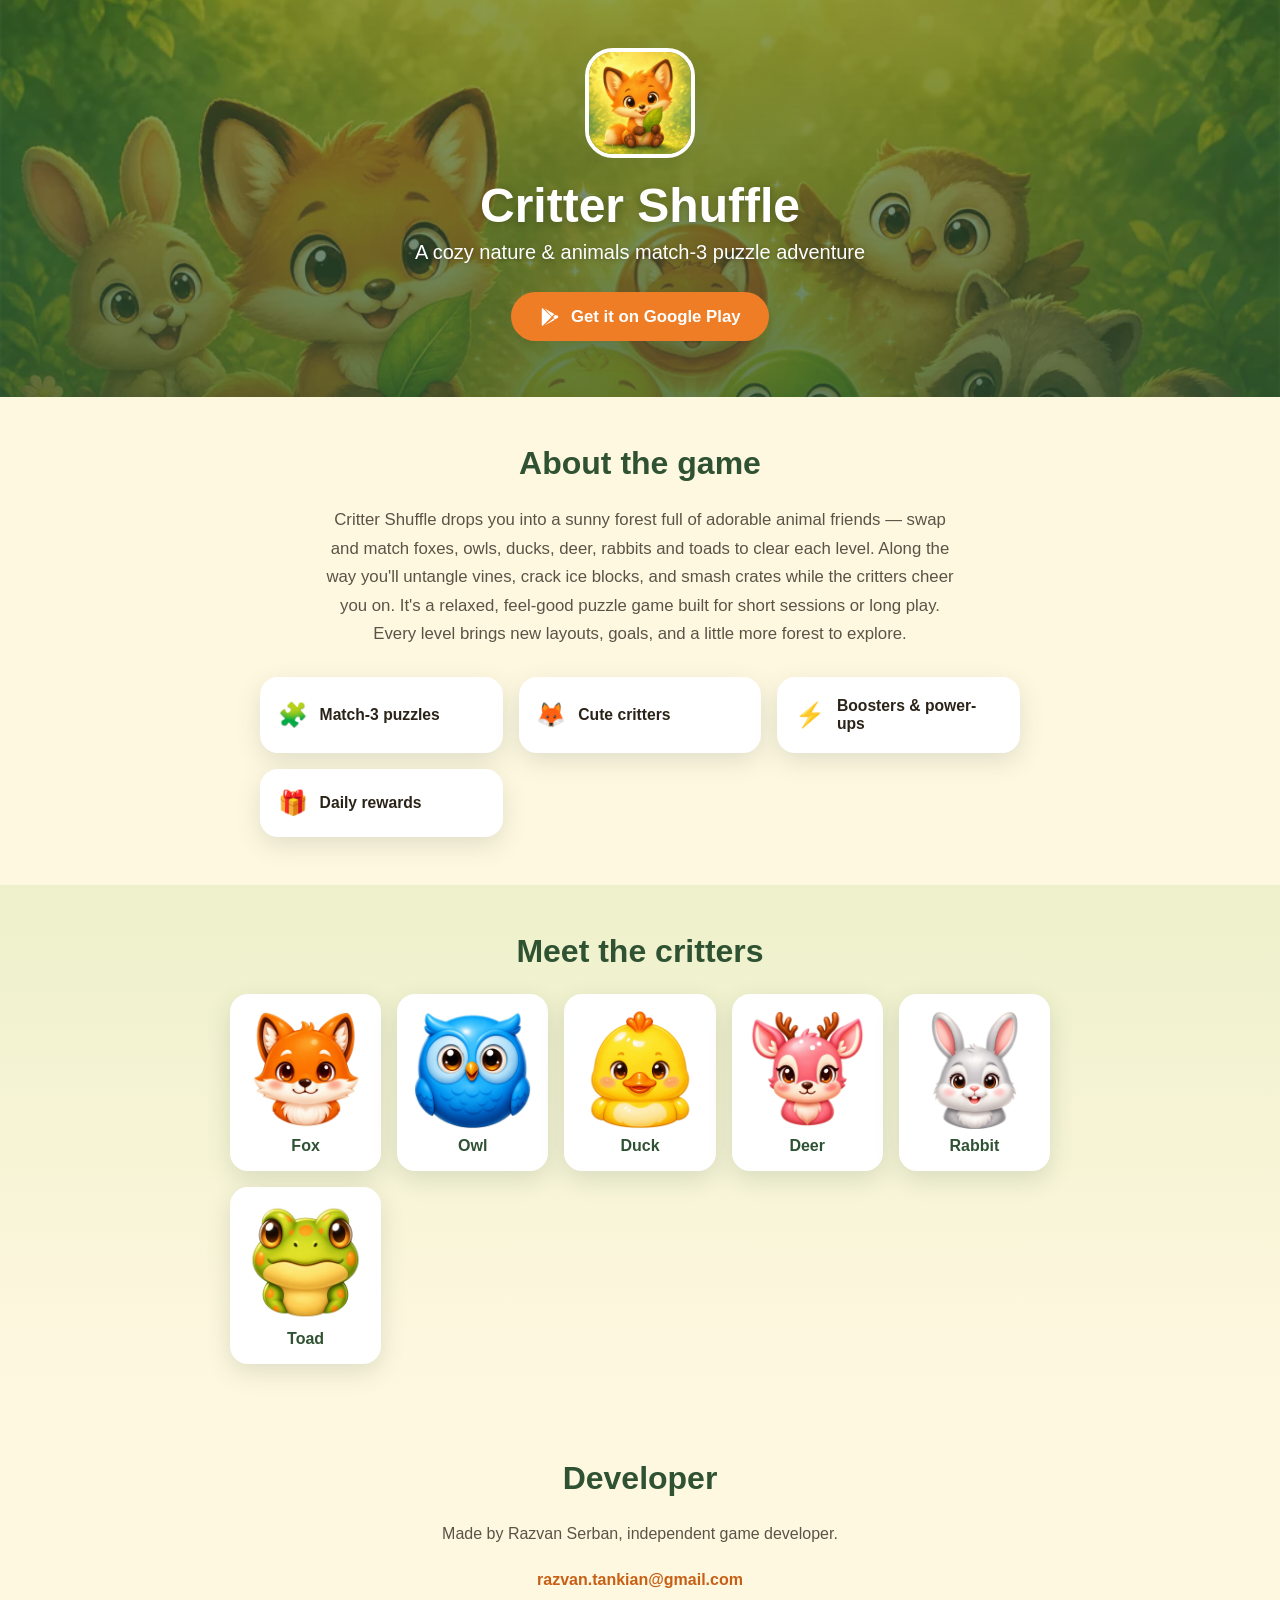
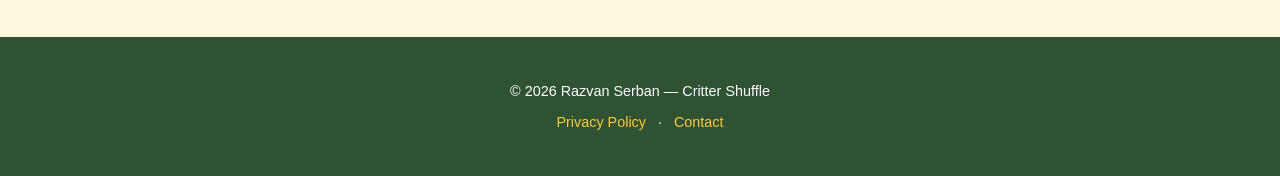
<file: index.html>
<!DOCTYPE html>
<html lang="en">
<head>
<meta charset="UTF-8">
<meta name="viewport" content="width=device-width, initial-scale=1">
<title>Critter Shuffle &mdash; a cozy match-3 puzzle game</title>
<meta name="description" content="Critter Shuffle is a cute nature and animals match-3 puzzle game. Match critters, pop obstacles, use boosters, and collect daily rewards. Free on Google Play.">

<meta property="og:title" content="Critter Shuffle">
<meta property="og:description" content="A cute nature and animals match-3 puzzle game. Match critters, pop obstacles, use boosters, and collect daily rewards.">
<meta property="og:image" content="https://razvanbarbosul.github.io/images/hero.webp">
<meta property="og:type" content="website">
<meta property="og:url" content="https://razvanbarbosul.github.io/">

<link rel="icon" href="images/icon.webp" type="image/webp">
<link rel="apple-touch-icon" href="images/icon.png">
<link rel="stylesheet" href="styles.css">
</head>
<body>

<header class="hero">
  <div class="container">
    <img class="hero-icon" src="images/icon.webp" alt="Critter Shuffle app icon" width="110" height="110">
    <h1>Critter Shuffle</h1>
    <p class="tagline">A cozy nature &amp; animals match-3 puzzle adventure</p>
    <a class="btn-play" href="https://play.google.com/store/apps/details?id=com.rserban.crittershuffle">
      <svg viewBox="0 0 24 24" fill="currentColor" aria-hidden="true"><path d="M3 20.5V3.5c0-.6.31-1.12.78-1.43L13.69 12l-9.91 9.93c-.47-.31-.78-.83-.78-1.43zm13.81-7.59L6.05 21.34l10.76-6.1v-2.33zm3.35-3.09c.5.39.84.98.84 1.68s-.34 1.29-.84 1.68l-2.29 1.3-2.5-2.5 2.5-2.5 2.29 1.34zM6.05 2.66l10.76 6.1-2.76 2.76L6.05 2.66z"/></svg>
      Get it on Google Play
    </a>
  </div>
</header>

<section class="about">
  <div class="container">
    <h2>About the game</h2>
    <p>
      Critter Shuffle drops you into a sunny forest full of adorable animal friends &mdash; swap and
      match foxes, owls, ducks, deer, rabbits and toads to clear each level. Along the way you'll
      untangle vines, crack ice blocks, and smash crates while the critters cheer you on. It's a
      relaxed, feel-good puzzle game built for short sessions or long play. Every level brings new
      layouts, goals, and a little more forest to explore.
    </p>
    <ul class="features">
      <li><span class="emoji">🧩</span> Match-3 puzzles</li>
      <li><span class="emoji">🦊</span> Cute critters</li>
      <li><span class="emoji">⚡</span> Boosters &amp; power-ups</li>
      <li><span class="emoji">🎁</span> Daily rewards</li>
    </ul>
  </div>
</section>

<section class="gallery-section">
  <div class="container">
    <h2>Meet the critters</h2>
    <div class="gallery">
      <figure>
        <img src="images/critter-fox.webp" alt="Fox critter tile from Critter Shuffle" width="1000" height="1000" loading="lazy">
        <figcaption>Fox</figcaption>
      </figure>
      <figure>
        <img src="images/critter-owl.webp" alt="Owl critter tile from Critter Shuffle" width="1000" height="1000" loading="lazy">
        <figcaption>Owl</figcaption>
      </figure>
      <figure>
        <img src="images/critter-duck.webp" alt="Duck critter tile from Critter Shuffle" width="1000" height="1000" loading="lazy">
        <figcaption>Duck</figcaption>
      </figure>
      <figure>
        <img src="images/critter-deer.webp" alt="Deer critter tile from Critter Shuffle" width="1000" height="1000" loading="lazy">
        <figcaption>Deer</figcaption>
      </figure>
      <figure>
        <img src="images/critter-rabbit.webp" alt="Rabbit critter tile from Critter Shuffle" width="1000" height="1000" loading="lazy">
        <figcaption>Rabbit</figcaption>
      </figure>
      <figure>
        <img src="images/critter-toad.webp" alt="Toad critter tile from Critter Shuffle" width="1000" height="1000" loading="lazy">
        <figcaption>Toad</figcaption>
      </figure>
    </div>
  </div>
</section>

<section class="developer">
  <div class="container">
    <h2>Developer</h2>
    <p>Made by Razvan Serban, independent game developer.</p>
    <a class="contact-link" href="mailto:razvan.tankian@gmail.com">razvan.tankian@gmail.com</a>
  </div>
</section>

<footer>
  <div class="container">
    <p>&copy; <span id="year">2026</span> Razvan Serban &mdash; Critter Shuffle</p>
    <p class="footer-links">
      <a href="privacy.html">Privacy Policy</a>
      &middot;
      <a href="mailto:razvan.tankian@gmail.com">Contact</a>
    </p>
  </div>
</footer>

<script>document.getElementById("year").textContent = new Date().getFullYear();</script>
</body>
</html>
</file>
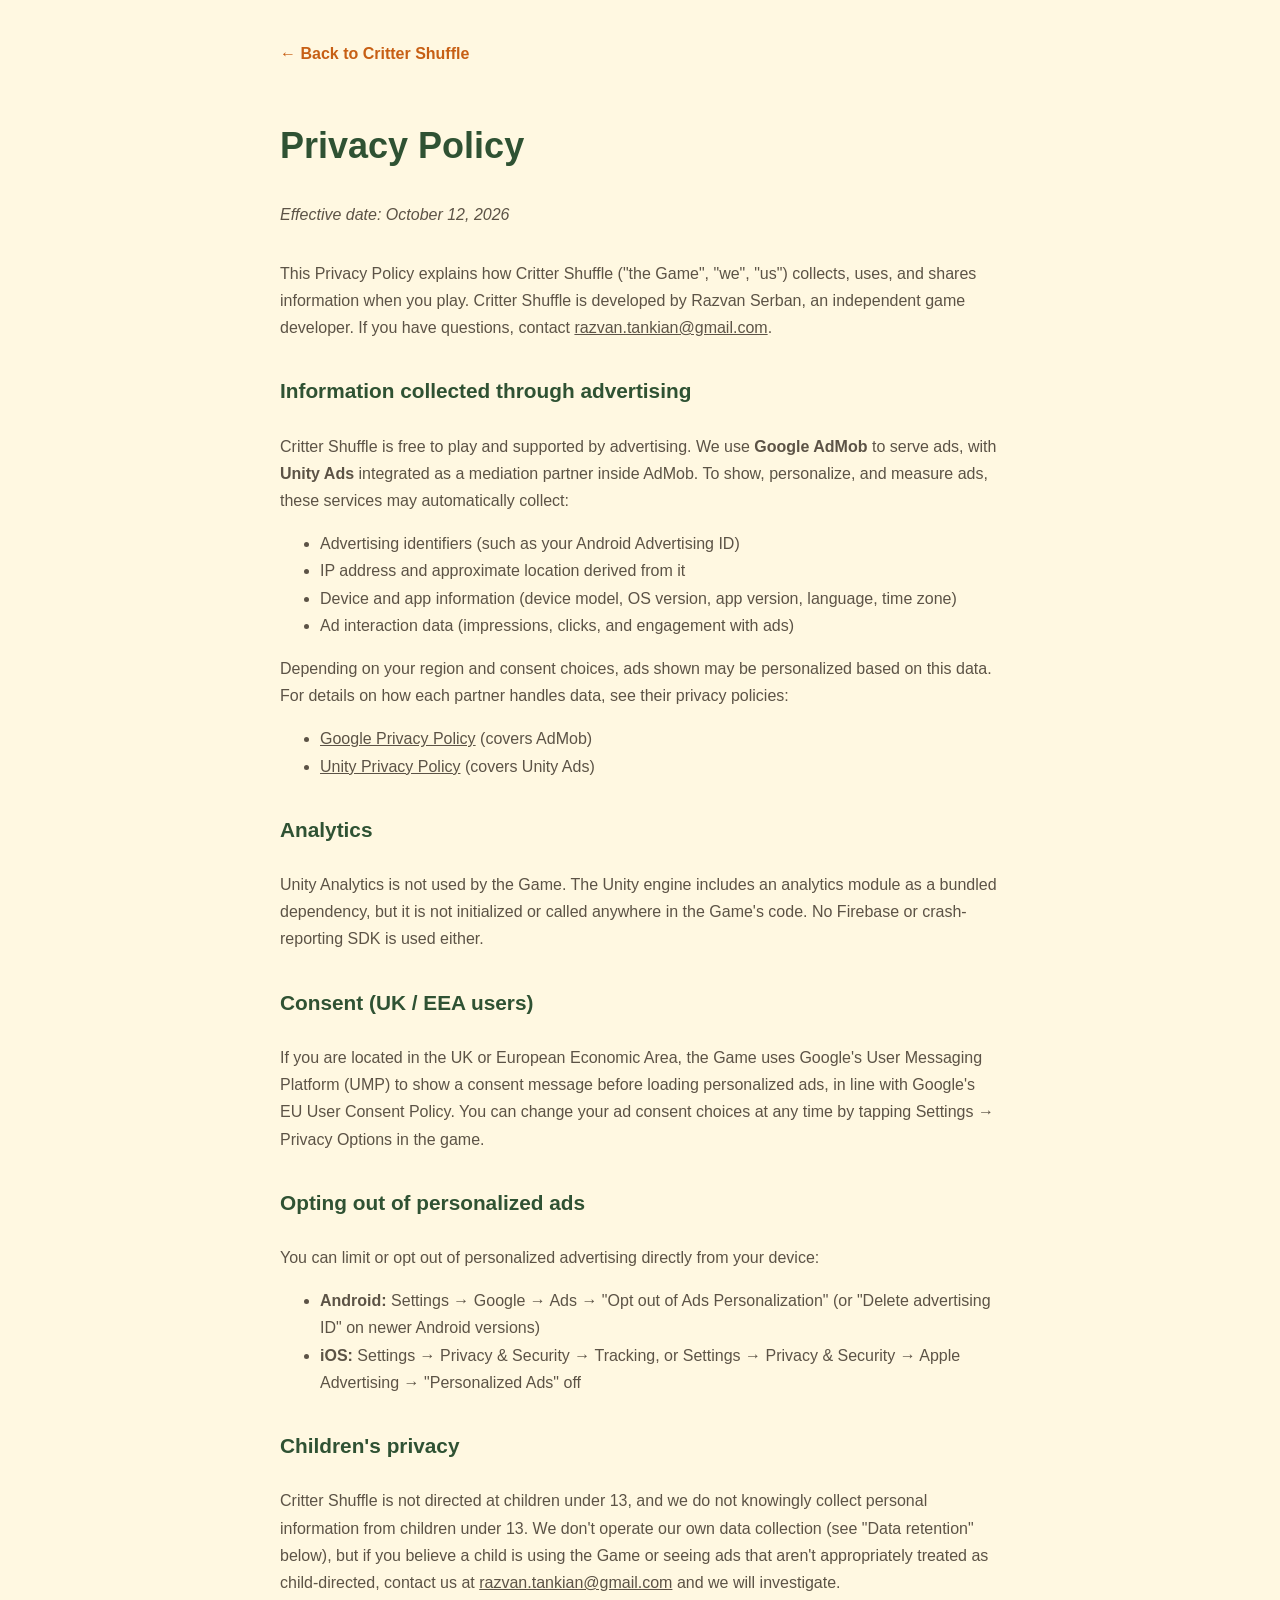
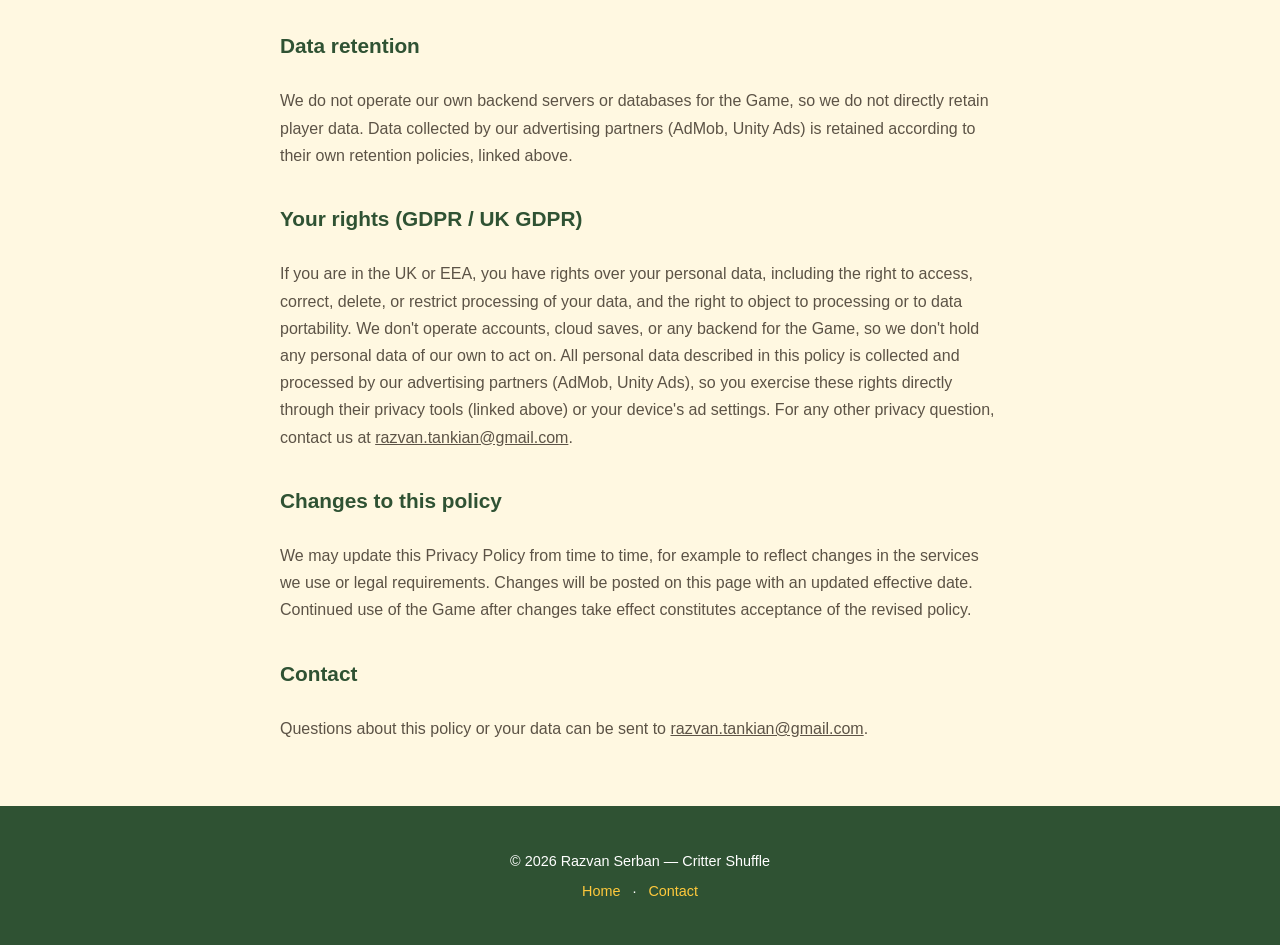
<file: privacy.html>
<!DOCTYPE html>
<html lang="en">
<head>
<meta charset="UTF-8">
<meta name="viewport" content="width=device-width, initial-scale=1">
<title>Privacy Policy &mdash; Critter Shuffle</title>
<meta name="description" content="Privacy policy for Critter Shuffle, a free mobile game by Razvan Serban that uses Google AdMob and Unity Ads to show advertising.">
<link rel="icon" href="images/icon.webp" type="image/webp">
<link rel="stylesheet" href="styles.css">
</head>
<body>

<main class="policy">
  <a class="back-link" href="index.html">&larr; Back to Critter Shuffle</a>
  <h1>Privacy Policy</h1>
  <p class="effective-date">Effective date: October 12, 2026</p>

  <p>
    This Privacy Policy explains how Critter Shuffle ("the Game", "we", "us") collects, uses, and
    shares information when you play. Critter Shuffle is developed by Razvan Serban, an independent
    game developer. If you have questions, contact
    <a href="mailto:razvan.tankian@gmail.com">razvan.tankian@gmail.com</a>.
  </p>

  <h2>Information collected through advertising</h2>
  <p>
    Critter Shuffle is free to play and supported by advertising. We use <strong>Google AdMob</strong>
    to serve ads, with <strong>Unity Ads</strong> integrated as a mediation partner inside AdMob. To
    show, personalize, and measure ads, these services may automatically collect:
  </p>
  <ul>
    <li>Advertising identifiers (such as your Android Advertising ID)</li>
    <li>IP address and approximate location derived from it</li>
    <li>Device and app information (device model, OS version, app version, language, time zone)</li>
    <li>Ad interaction data (impressions, clicks, and engagement with ads)</li>
  </ul>
  <p>
    Depending on your region and consent choices, ads shown may be personalized based on this data.
    For details on how each partner handles data, see their privacy policies:
  </p>
  <ul>
    <li><a href="https://policies.google.com/privacy" target="_blank" rel="noopener">Google Privacy Policy</a> (covers AdMob)</li>
    <li><a href="https://unity.com/legal/game-player-and-app-user-privacy-policy" target="_blank" rel="noopener">Unity Privacy Policy</a> (covers Unity Ads)</li>
  </ul>

  <h2>Analytics</h2>
  <p>
    Unity Analytics is not used by the Game. The Unity engine includes an analytics module as a
    bundled dependency, but it is not initialized or called anywhere in the Game's code. No
    Firebase or crash-reporting SDK is used either.
  </p>

  <h2>Consent (UK / EEA users)</h2>
  <p>
    If you are located in the UK or European Economic Area, the Game uses Google's User Messaging
    Platform (UMP) to show a consent message before loading personalized ads, in line with Google's
    EU User Consent Policy. You can change your ad consent choices at any time by
    tapping Settings &rarr; Privacy Options in the game.
  </p>

  <h2>Opting out of personalized ads</h2>
  <p>You can limit or opt out of personalized advertising directly from your device:</p>
  <ul>
    <li><strong>Android:</strong> Settings &rarr; Google &rarr; Ads &rarr; "Opt out of Ads Personalization" (or "Delete advertising ID" on newer Android versions)</li>
    <li><strong>iOS:</strong> Settings &rarr; Privacy &amp; Security &rarr; Tracking, or Settings &rarr; Privacy &amp; Security &rarr; Apple Advertising &rarr; "Personalized Ads" off</li>
  </ul>

  <h2>Children's privacy</h2>
  <p>
    Critter Shuffle is not directed at children under 13, and we do not knowingly collect personal
    information from children under 13. We don't operate our own data collection (see "Data
    retention" below), but if you believe a child is using the Game or seeing ads that aren't
    appropriately treated as child-directed, contact us at
    <a href="mailto:razvan.tankian@gmail.com">razvan.tankian@gmail.com</a> and we will investigate.
  </p>

  <h2>Data retention</h2>
  <p>
    We do not operate our own backend servers or databases for the Game, so we do not directly
    retain player data. Data collected by our advertising partners (AdMob, Unity Ads) is retained
    according to their own retention policies, linked above.
  </p>

  <h2>Your rights (GDPR / UK GDPR)</h2>
  <p>
    If you are in the UK or EEA, you have rights over your personal data, including the right to
    access, correct, delete, or restrict processing of your data, and the right to object to
    processing or to data portability. We don't operate accounts, cloud saves, or any backend for
    the Game, so we don't hold any personal data of our own to act on. All personal data described
    in this policy is collected and processed by our advertising partners (AdMob, Unity Ads), so
    you exercise these rights directly through their privacy tools (linked above) or your device's
    ad settings. For any other privacy question, contact us at
    <a href="mailto:razvan.tankian@gmail.com">razvan.tankian@gmail.com</a>.
  </p>

  <h2>Changes to this policy</h2>
  <p>
    We may update this Privacy Policy from time to time, for example to reflect changes in the
    services we use or legal requirements. Changes will be posted on this page with an updated
    effective date. Continued use of the Game after changes take effect constitutes acceptance of
    the revised policy.
  </p>

  <h2>Contact</h2>
  <p>
    Questions about this policy or your data can be sent to
    <a href="mailto:razvan.tankian@gmail.com">razvan.tankian@gmail.com</a>.
  </p>
</main>

<footer>
  <div class="container">
    <p>&copy; <span id="year">2026</span> Razvan Serban &mdash; Critter Shuffle</p>
    <p class="footer-links">
      <a href="index.html">Home</a>
      &middot;
      <a href="mailto:razvan.tankian@gmail.com">Contact</a>
    </p>
  </div>
</footer>

<script>document.getElementById("year").textContent = new Date().getFullYear();</script>
</body>
</html>
</file>
<file: styles.css>
:root {
  --cream: #fff8e1;
  --leaf-dark: #2f5233;
  --leaf: #4c8c4a;
  --leaf-light: #8bc34a;
  --sun: #ffc93c;
  --fox: #ef7d26;
  --fox-dark: #c75f14;
  --text: #2b2318;
  --text-muted: #5c5346;
  --white: #ffffff;
  --radius: 18px;
  --shadow: 0 8px 24px rgba(47, 82, 51, 0.15);
}

* {
  box-sizing: border-box;
}

html {
  scroll-behavior: smooth;
}

body {
  margin: 0;
  font-family: -apple-system, BlinkMacSystemFont, "Segoe UI", Roboto, Helvetica, Arial, sans-serif;
  color: var(--text);
  background: var(--cream);
  overflow-x: hidden;
}

img {
  max-width: 100%;
  display: block;
}

a {
  color: inherit;
}

.container {
  width: 100%;
  max-width: 980px;
  margin: 0 auto;
  padding: 0 1.25rem;
}

/* Hero */
.hero {
  position: relative;
  padding: 3rem 0 3.5rem;
  background: linear-gradient(180deg, rgba(47, 82, 51, 0.55), rgba(47, 82, 51, 0.75)),
    url("images/hero.webp") center 30% / cover no-repeat;
  color: var(--white);
  text-align: center;
}

.hero-icon {
  width: 110px;
  height: 110px;
  border-radius: 28px;
  box-shadow: var(--shadow);
  border: 4px solid var(--white);
  margin: 0 auto 1.25rem;
}

.hero h1 {
  font-size: clamp(2rem, 7vw, 3rem);
  margin: 0 0 0.5rem;
  text-shadow: 0 2px 8px rgba(0, 0, 0, 0.25);
}

.tagline {
  font-size: clamp(1rem, 4vw, 1.25rem);
  margin: 0 0 1.75rem;
  text-shadow: 0 1px 4px rgba(0, 0, 0, 0.25);
}

.btn-play {
  display: inline-flex;
  align-items: center;
  gap: 0.6rem;
  background: var(--fox);
  color: var(--white);
  font-weight: 700;
  font-size: 1.05rem;
  padding: 0.85rem 1.75rem;
  border-radius: 999px;
  text-decoration: none;
  box-shadow: var(--shadow);
  transition: transform 0.15s ease, background 0.15s ease;
}

.btn-play:hover,
.btn-play:focus-visible {
  background: var(--fox-dark);
  transform: translateY(-2px);
}

.btn-play svg {
  width: 22px;
  height: 22px;
  flex-shrink: 0;
}

/* Sections */
section {
  padding: 3rem 0;
}

h2 {
  font-size: clamp(1.5rem, 5vw, 2rem);
  color: var(--leaf-dark);
  text-align: center;
  margin: 0 0 1.5rem;
}

.about p {
  font-size: 1.05rem;
  line-height: 1.7;
  color: var(--text-muted);
  max-width: 640px;
  margin: 0 auto 1.75rem;
  text-align: center;
}

.features {
  list-style: none;
  margin: 0;
  padding: 0;
  display: grid;
  grid-template-columns: repeat(auto-fit, minmax(220px, 1fr));
  gap: 1rem;
  max-width: 760px;
  margin: 0 auto;
}

.features li {
  background: var(--white);
  border-radius: var(--radius);
  padding: 1.25rem 1.1rem;
  box-shadow: var(--shadow);
  font-weight: 600;
  display: flex;
  align-items: center;
  gap: 0.75rem;
  font-size: 0.98rem;
}

.features li span.emoji {
  font-size: 1.5rem;
}

.gallery-section {
  background: linear-gradient(180deg, rgba(139, 195, 74, 0.15), rgba(139, 195, 74, 0));
}

.gallery {
  display: grid;
  grid-template-columns: repeat(auto-fit, minmax(140px, 1fr));
  gap: 1rem;
  max-width: 820px;
  margin: 0 auto;
}

.gallery figure {
  margin: 0;
  background: var(--white);
  border-radius: var(--radius);
  box-shadow: var(--shadow);
  padding: 1rem;
  text-align: center;
}

.gallery img {
  width: 100%;
  height: auto;
  margin: 0 auto 0.5rem;
}

.gallery figcaption {
  font-weight: 700;
  color: var(--leaf-dark);
}

.developer {
  text-align: center;
}

.developer p {
  color: var(--text-muted);
  font-size: 1rem;
  line-height: 1.6;
}

.developer .contact-link {
  display: inline-block;
  margin-top: 0.5rem;
  color: var(--fox-dark);
  font-weight: 700;
  text-decoration: none;
}

.developer .contact-link:hover {
  text-decoration: underline;
}

footer {
  background: var(--leaf-dark);
  color: var(--white);
  text-align: center;
  padding: 2rem 1.25rem;
  font-size: 0.9rem;
}

footer a {
  color: var(--sun);
  text-decoration: none;
  margin: 0 0.5rem;
}

footer a:hover {
  text-decoration: underline;
}

footer .footer-links {
  margin-top: 0.5rem;
}

/* Privacy page */
.policy {
  max-width: 760px;
  margin: 0 auto;
  padding: 2.5rem 1.25rem 3rem;
  line-height: 1.7;
}

.policy h1 {
  color: var(--leaf-dark);
  font-size: clamp(1.75rem, 6vw, 2.25rem);
}

.policy h2 {
  text-align: left;
  font-size: 1.3rem;
  margin-top: 2rem;
}

.policy p,
.policy li {
  color: var(--text-muted);
}

.policy .effective-date {
  font-style: italic;
  margin-bottom: 2rem;
}

.policy .back-link {
  display: inline-block;
  margin-bottom: 1.5rem;
  color: var(--fox-dark);
  font-weight: 700;
  text-decoration: none;
}
</file>
